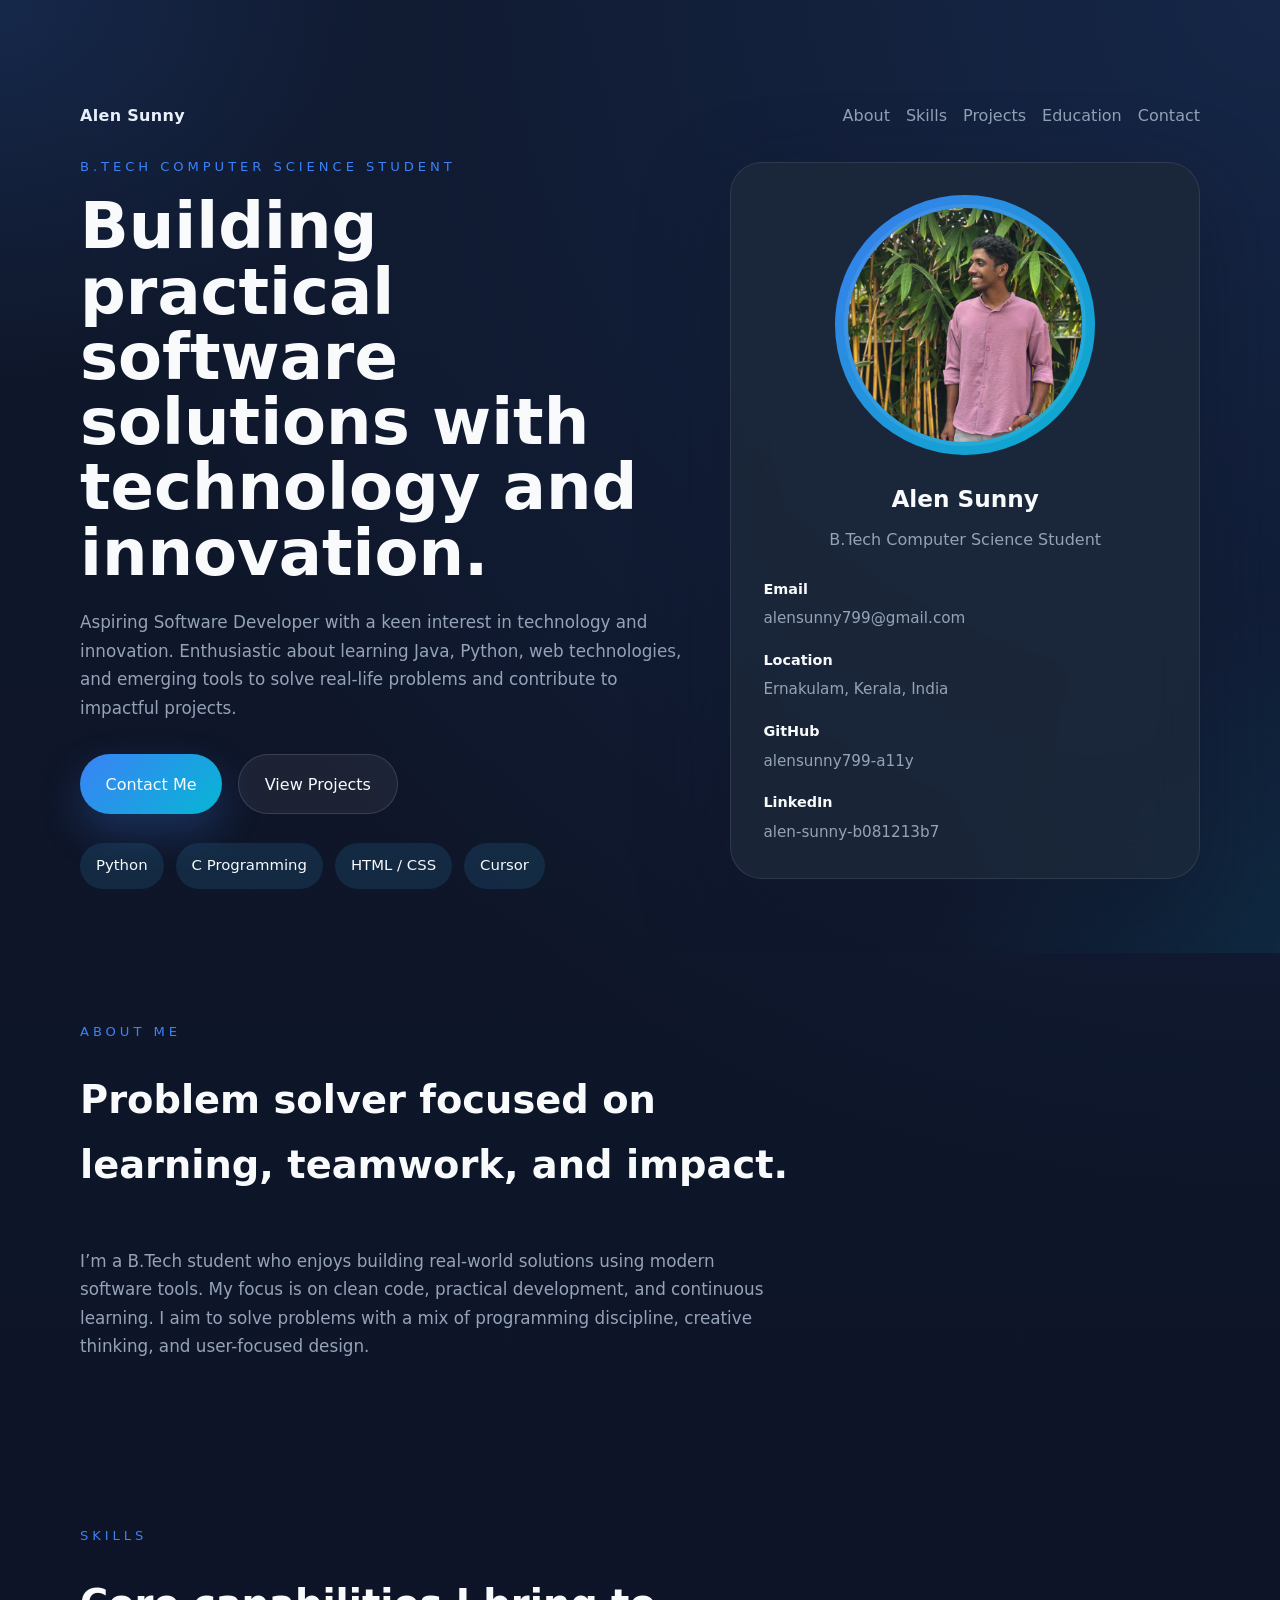
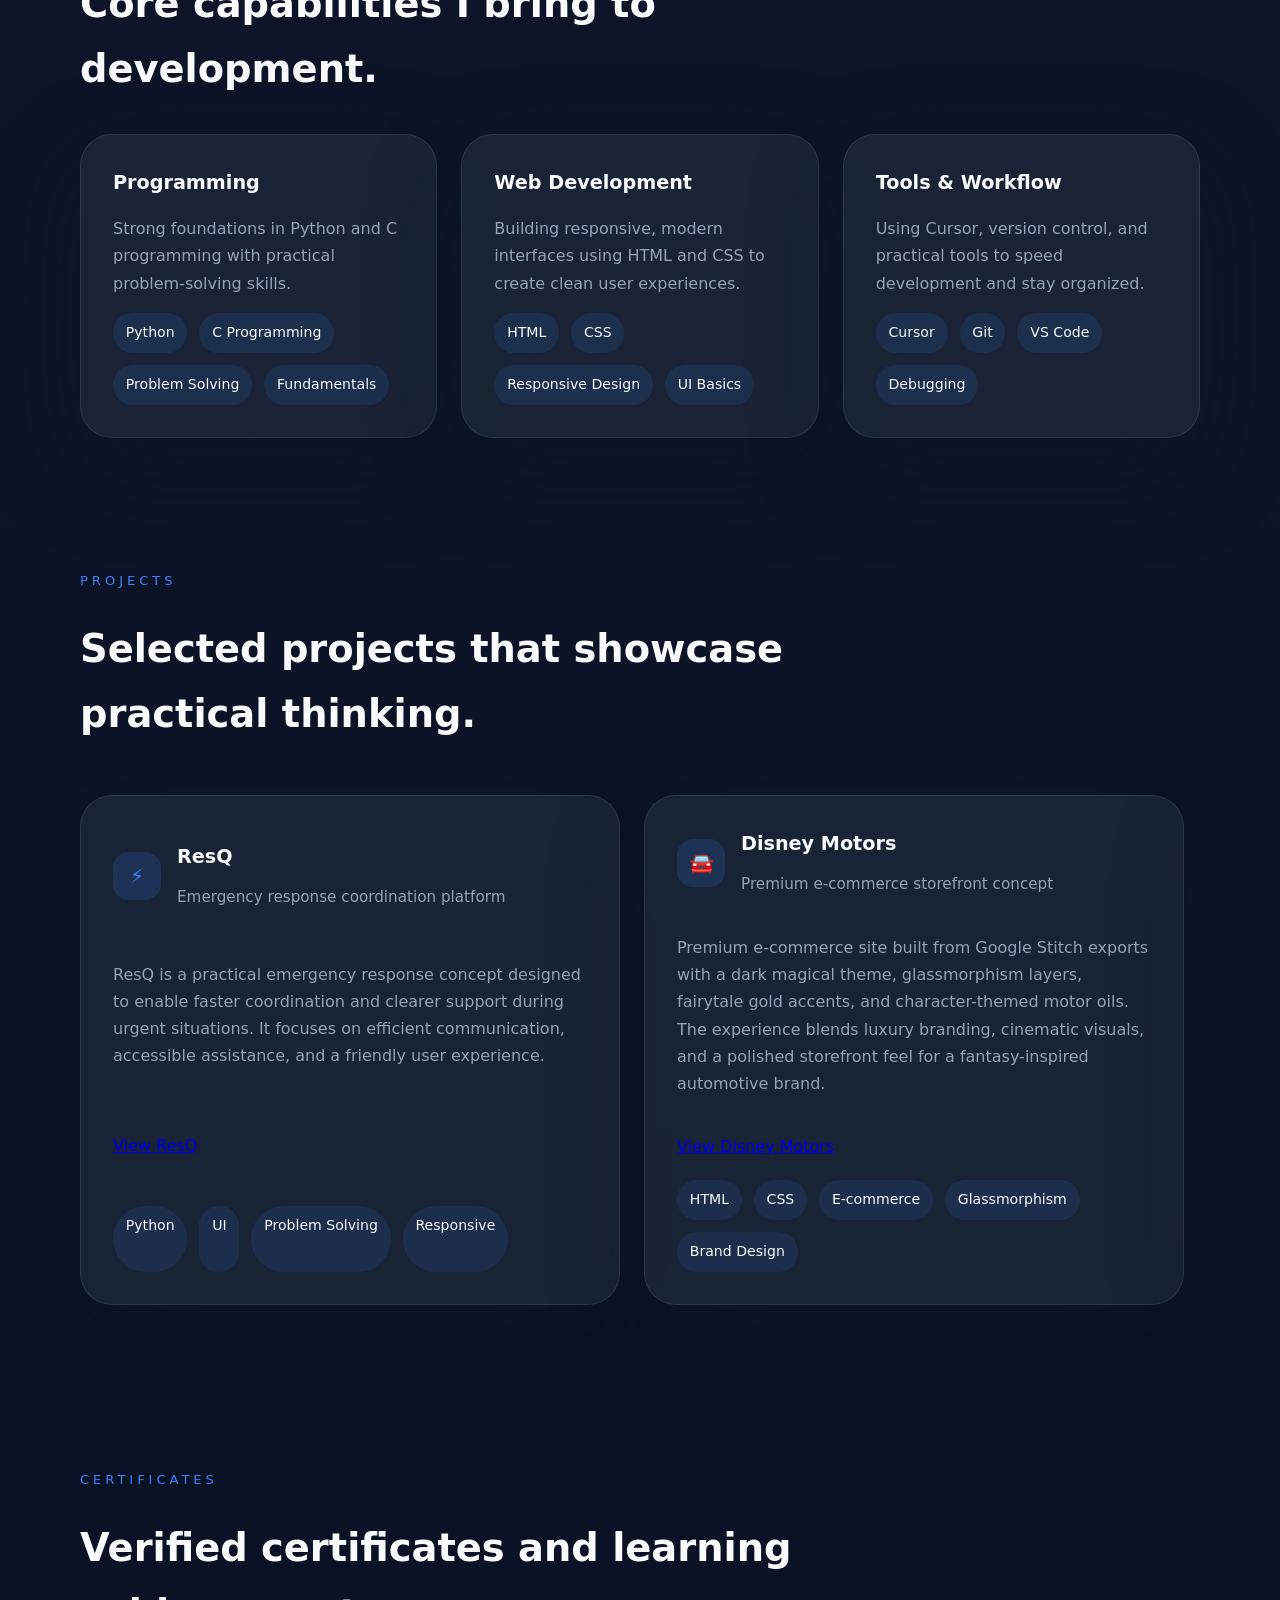
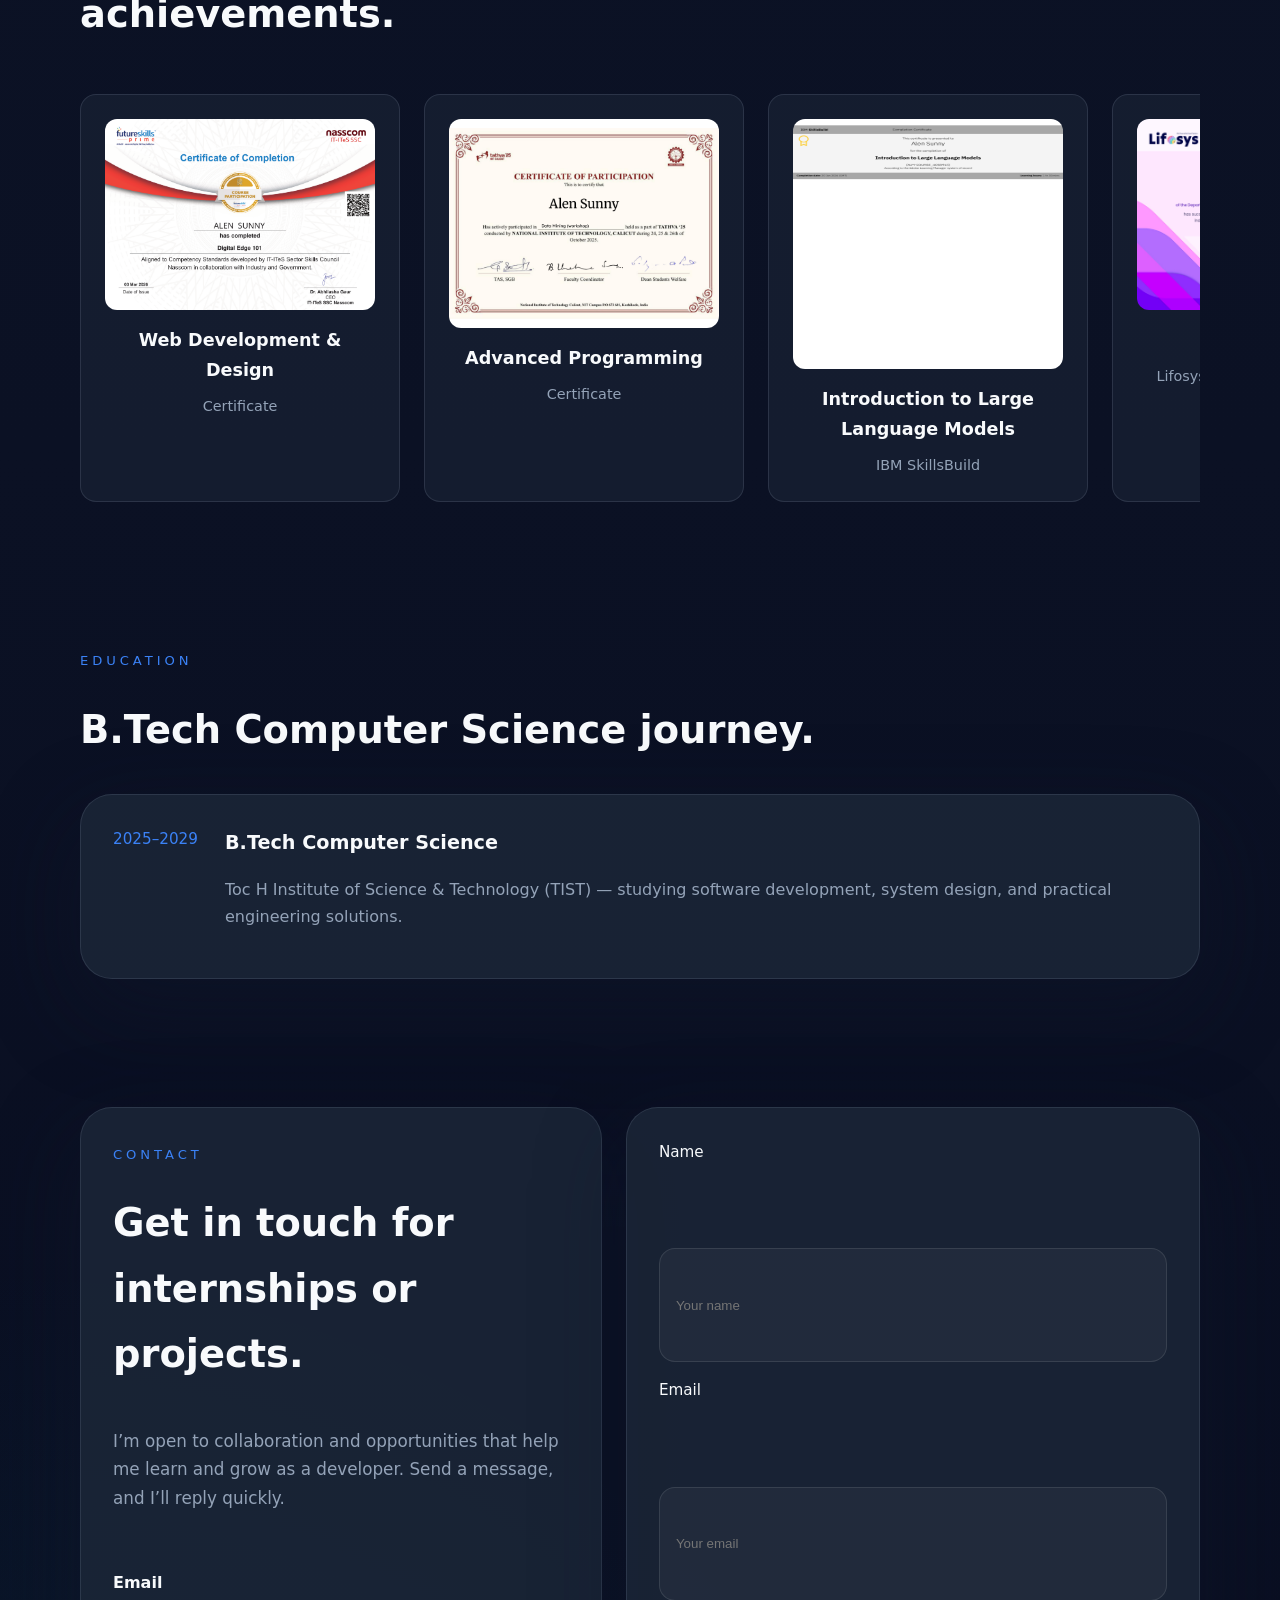
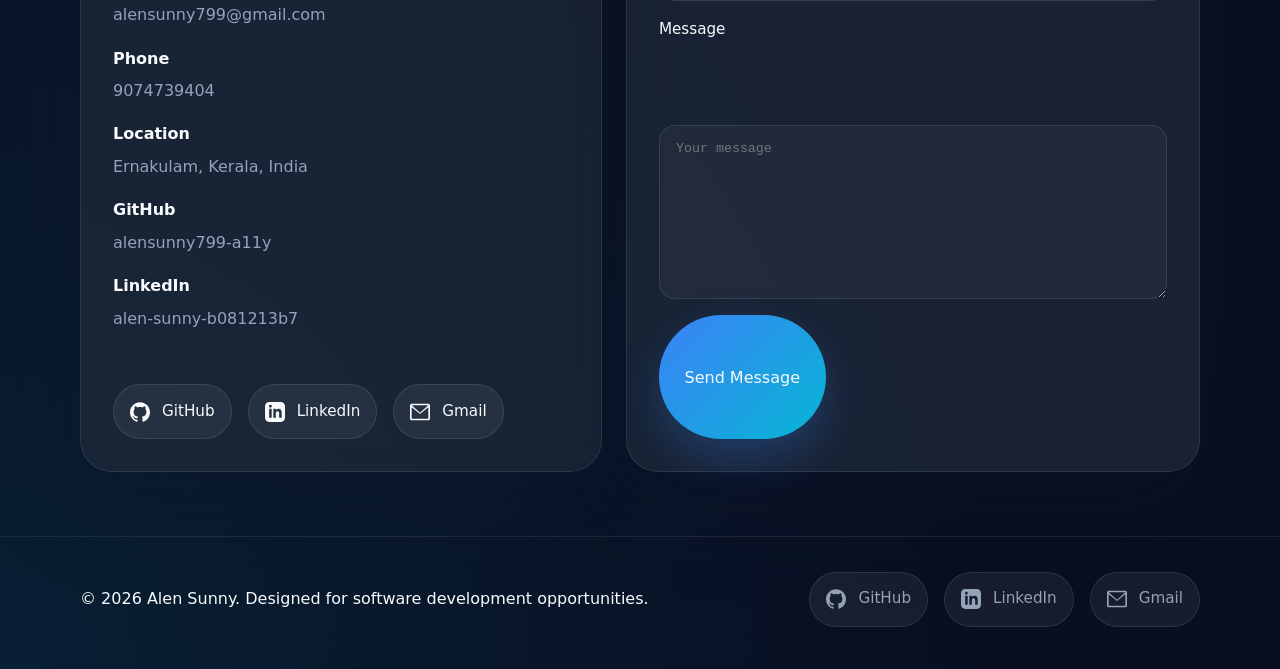
<file: index.html>
<!DOCTYPE html>
<html lang="en">
<head>
  <meta charset="UTF-8" />
  <meta name="viewport" content="width=device-width, initial-scale=1.0" />
  <meta name="description" content="Alen Sunny portfolio - B.Tech Computer Science student building real-world software solutions with Python, C, HTML/CSS, and AI tools." />
  <title>Alen Sunny | Professional Portfolio</title>
  <link rel="stylesheet" href="styles.css" />
</head>
<body>
  <header class="hero" id="top">
    <div class="container topbar">
      <a class="brand" href="#top">Alen Sunny</a>
      <nav class="nav-links" aria-label="Primary navigation">
        <a href="#about">About</a>
        <a href="#skills">Skills</a>
        <a href="#projects">Projects</a>
        <a href="#education">Education</a>
        <a href="#contact">Contact</a>
      </nav>
    </div>

    <div class="container hero-inner">
      <div class="hero-copy fade-up">
        <p class="eyebrow">B.Tech Computer Science Student</p>
        <h1>Building practical software solutions with technology and innovation.</h1>
        <p class="intro">
          Aspiring Software Developer with a keen interest in technology and innovation. Enthusiastic about learning Java, Python, web technologies, and emerging tools to solve real-life problems and contribute to impactful projects.
        </p>
        <div class="hero-actions">
          <a class="button primary" href="#contact">Contact Me</a>
          <a class="button secondary" href="#projects">View Projects</a>
        </div>
        <div class="highlights">
          <span>Python</span>
          <span>C Programming</span>
          <span>HTML / CSS</span>
          <span>Cursor</span>
        </div>
      </div>

      <aside class="profile-card glass-panel fade-up delay-1">
        <div class="profile-frame">
          <img src="profile.jpg" alt="Alen Sunny" />
        </div>
        <div class="profile-details">
          <p class="profile-name">Alen Sunny</p>
          <p class="profile-role">B.Tech Computer Science Student</p>
        </div>
        <div class="profile-meta">
          <div>
            <strong>Email</strong>
            <span>alensunny799@gmail.com</span>
          </div>
          <div>
            <strong>Location</strong>
            <span>Ernakulam, Kerala, India</span>
          </div>
          <div>
            <strong>GitHub</strong>
            <a href="https://github.com/alensunny799-a11y" target="_blank" rel="noreferrer">alensunny799-a11y</a>
          </div>
          <div>
            <strong>LinkedIn</strong>
            <a href="https://www.linkedin.com/in/alen-sunny-b081213b7" target="_blank" rel="noreferrer">alen-sunny-b081213b7</a>
          </div>
        </div>
      </aside>
    </div>
  </header>

  <main>
    <section id="about" class="section about-section fade-up delay-1">
      <div class="container section-inner">
        <div class="section-header">
          <p class="eyebrow">About Me</p>
          <h2>Problem solver focused on learning, teamwork, and impact.</h2>
        </div>
        <p class="section-copy">
          I’m a B.Tech student who enjoys building real-world solutions using modern software tools. My focus is on clean code, practical development, and continuous learning. I aim to solve problems with a mix of programming discipline, creative thinking, and user-focused design.
        </p>
      </div>
    </section>

    <section id="skills" class="section fade-up delay-2">
      <div class="container section-inner">
        <div class="section-header">
          <p class="eyebrow">Skills</p>
          <h2>Core capabilities I bring to development.</h2>
        </div>
        <div class="skill-grid">
          <article class="skill-card glass-panel">
            <h3>Programming</h3>
            <p>Strong foundations in Python and C programming with practical problem-solving skills.</p>
            <div class="skill-tags">
              <span>Python</span>
              <span>C Programming</span>
              <span>Problem Solving</span>
              <span>Fundamentals</span>
            </div>
          </article>
          <article class="skill-card glass-panel">
            <h3>Web Development</h3>
            <p>Building responsive, modern interfaces using HTML and CSS to create clean user experiences.</p>
            <div class="skill-tags">
              <span>HTML</span>
              <span>CSS</span>
              <span>Responsive Design</span>
              <span>UI Basics</span>
            </div>
          </article>
          <article class="skill-card glass-panel">
            <h3>Tools & Workflow</h3>
            <p>Using Cursor, version control, and practical tools to speed development and stay organized.</p>
            <div class="skill-tags">
              <span>Cursor</span>
              <span>Git</span>
              <span>VS Code</span>
              <span>Debugging</span>
            </div>
          </article>
        </div>
      </div>
    </section>

    <section id="projects" class="section projects-section fade-up delay-3">
      <div class="container section-inner">
        <div class="section-header">
          <p class="eyebrow">Projects</p>
          <h2>Selected projects that showcase practical thinking.</h2>
        </div>
        <div class="project-carousel">
          <article class="project-card glass-panel">
            <div class="project-header">
              <div class="project-icon">⚡</div>
              <div>
                <h3>ResQ</h3>
                <p class="project-meta">Emergency response coordination platform</p>
              </div>
            </div>
            <p>
              ResQ is a practical emergency response concept designed to enable faster coordination and clearer support during urgent situations. It focuses on efficient communication, accessible assistance, and a friendly user experience.
            </p>
            <a class="project-link" href="https://oyaskoo.github.io/ResQ/" target="_blank" rel="noreferrer">View ResQ</a>
            <div class="project-tags">
              <span>Python</span>
              <span>UI</span>
              <span>Problem Solving</span>
              <span>Responsive</span>
            </div>
          </article>

          <article class="project-card glass-panel">
            <div class="project-header">
              <div class="project-icon">🚘</div>
              <div>
                <h3>Disney Motors</h3>
                <p class="project-meta">Premium e-commerce storefront concept</p>
              </div>
            </div>
            <p>
              Premium e-commerce site built from Google Stitch exports with a dark magical theme, glassmorphism layers, fairytale gold accents, and character-themed motor oils. The experience blends luxury branding, cinematic visuals, and a polished storefront feel for a fantasy-inspired automotive brand.
            </p>
            <a class="project-link" href="https://alensunny799-a11y.github.io/Disney-Motor/" target="_blank" rel="noreferrer">View Disney Motors</a>
            <div class="project-tags">
              <span>HTML</span>
              <span>CSS</span>
              <span>E-commerce</span>
              <span>Glassmorphism</span>
              <span>Brand Design</span>
            </div>
          </article>

          <article class="project-card glass-panel">
            <div class="project-header">
              <div class="project-icon">☁️</div>
              <div>
                <h3>Weather Dashboard</h3>
                <p class="project-meta">Clean weather and forecast interface</p>
              </div>
            </div>
            <p>
              A weather dashboard that displays forecasts and conditions in a clear, easy-to-scan layout. This project highlights usability, fast information access, and polished interface design.
            </p>
            <a class="project-link" href="https://weather-dashboard-jgl5.onrender.com/" target="_blank" rel="noreferrer">View Weather Dashboard</a>
            <div class="project-tags">
              <span>HTML</span>
              <span>CSS</span>
              <span>UI</span>
              <span>Data Display</span>
            </div>
          </article>

          <article class="project-card glass-panel">
            <div class="project-header">
              <div class="project-icon">⚛</div>
              <div>
                <h3>Atom Explorer</h3>
                <p class="project-meta">Virtual Atomic Laboratory</p>
              </div>
            </div>
            <p>
              Atom Explorer is an interactive, browser-based 3D atomic structure explorer and simulator. It leverages Three.js to render real-time, interactive models of atoms, and MediaPipe Hands to enable touchless, physical gesture control (zoom, rotate, translate) via the user's webcam.
            </p>
            <a class="project-link" href="https://severus-13.github.io/atom-explorer/" target="_blank" rel="noreferrer">View Atom Explorer</a>
            <div class="project-tags">
              <span>Three.js</span>
              <span>MediaPipe</span>
              <span>HTML / CSS</span>
              <span>JavaScript</span>
              <span>WebGL</span>
            </div>
          </article>
        </div>
      </div>
    </section>

    <section id="certificates" class="section certificates-section fade-up delay-2">
      <div class="container section-inner">
        <div class="section-header">
          <p class="eyebrow">Certificates</p>
          <h2>Verified certificates and learning achievements.</h2>
        </div>
        <div class="certificate-carousel">
          <article class="cert-card">
            <img src="Certificate_page_1.png" alt="Web Development & Design" class="cert-image" onclick="window.open(this.src, '_blank')" style="cursor: pointer;" />
            <h3>Web Development & Design</h3>
            <p>Certificate</p>
          </article>
          <article class="cert-card">
            <img src="T-CERT-A1760B10_page_1.png" alt="Advanced Programming" class="cert-image" onclick="window.open(this.src, '_blank')" style="cursor: pointer;" />
            <h3>Advanced Programming</h3>
            <p>Certificate</p>
          </article>
          <article class="cert-card">
            <img src="IBM_LLM_Certificate_page_1.png" alt="Introduction to Large Language Models" class="cert-image" onclick="window.open(this.src, '_blank')" style="cursor: pointer;" />
            <h3>Introduction to Large Language Models</h3>
            <p>IBM SkillsBuild</p>
          </article>
          <article class="cert-card">
            <img src="1000086305.png" alt="AI Internship Certificate" class="cert-image" onclick="window.open(this.src, '_blank')" style="cursor: pointer;" />
            <h3>AI Internship</h3>
            <p>Lifosys Digital Systems &amp; AIILab</p>
          </article>
          <article class="cert-card">
            <img src="WhatsApp Image 2026-06-11 at 12.05.39 PM.jpeg" alt="Cyber Security Internship" class="cert-image" onclick="window.open(this.src, '_blank')" style="cursor: pointer;" />
            <h3>Cyber Security Internship</h3>
            <p>Retechnox Technologies LLP</p>
          </article>
          <article class="cert-card">
            <img src="MathWorks_MATLAB_Certificate_page_1.png" alt="MATLAB Onramp" class="cert-image" onclick="window.open(this.src, '_blank')" style="cursor: pointer;" />
            <h3>MATLAB Onramp</h3>
            <p>MathWorks</p>
          </article>
        </div>
      </div>
    </section>

    <section id="education" class="section education-section fade-up delay-2">
      <div class="container section-inner">
        <div class="section-header">
          <p class="eyebrow">Education</p>
          <h2>B.Tech Computer Science journey.</h2>
        </div>
        <div class="timeline-card glass-panel">
          <div class="timeline-item">
            <span class="timeline-year">2025–2029</span>
            <div>
              <h3>B.Tech Computer Science</h3>
              <p>Toc H Institute of Science & Technology (TIST) — studying software development, system design, and practical engineering solutions.</p>
            </div>
          </div>
        </div>
      </div>
    </section>

    <section id="contact" class="section contact-section fade-up delay-3">
      <div class="container section-inner contact-inner">
        <div class="contact-info-panel glass-panel">
          <div class="section-header">
            <p class="eyebrow">Contact</p>
            <h2>Get in touch for internships or projects.</h2>
          </div>
          <p class="section-copy">
            I’m open to collaboration and opportunities that help me learn and grow as a developer. Send a message, and I’ll reply quickly.
          </p>
          <div class="contact-details">
            <div>
              <strong>Email</strong>
              <span>alensunny799@gmail.com</span>
            </div>
            <div>
              <strong>Phone</strong>
              <span>9074739404</span>
            </div>
            <div>
              <strong>Location</strong>
              <span>Ernakulam, Kerala, India</span>
            </div>
            <div>
              <strong>GitHub</strong>
              <a href="https://github.com/alensunny799-a11y" target="_blank" rel="noreferrer">alensunny799-a11y</a>
            </div>
            <div>
              <strong>LinkedIn</strong>
              <a href="https://www.linkedin.com/in/alen-sunny-b081213b7" target="_blank" rel="noreferrer">alen-sunny-b081213b7</a>
            </div>
          </div>
          <div class="social-icon-row">
            <a class="icon-link" href="https://github.com/alensunny799-a11y" target="_blank" rel="noreferrer" aria-label="Visit my GitHub profile">
              <svg width="20" height="20" viewBox="0 0 24 24" fill="currentColor" aria-hidden="true">
                <path d="M12 0.297c-6.63 0-12 5.373-12 12 0 5.303 3.438 9.8 8.205 11.387.6.113.82-.258.82-.577 0-.285-.01-1.04-.015-2.04-3.338.724-4.042-1.61-4.042-1.61-.546-1.387-1.333-1.756-1.333-1.756-1.089-.744.084-.729.084-.729 1.205.084 1.84 1.236 1.84 1.236 1.07 1.834 2.809 1.304 3.495.997.108-.775.418-1.305.76-1.605-2.665-.304-5.466-1.332-5.466-5.932 0-1.31.468-2.381 1.235-3.221-.124-.303-.535-1.524.117-3.176 0 0 1.008-.322 3.3 1.23.958-.266 1.983-.399 3.003-.404 1.02.005 2.045.138 3.003.404 2.29-1.552 3.297-1.23 3.297-1.23.653 1.653.242 2.874.118 3.176.77.84 1.233 1.911 1.233 3.221 0 4.61-2.804 5.625-5.476 5.921.43.372.814 1.102.814 2.222 0 1.606-.014 2.898-.014 3.293 0 .32.218.694.825.576 4.765-1.589 8.2-6.084 8.2-11.386 0-6.627-5.373-12-12-12z" />
              </svg>
              <span>GitHub</span>
            </a>
            <a class="icon-link" href="https://www.linkedin.com/in/alen-sunny-b081213b7" target="_blank" rel="noreferrer" aria-label="Visit my LinkedIn profile">
              <svg width="20" height="20" viewBox="0 0 24 24" fill="currentColor" aria-hidden="true">
                <path d="M19 0h-14c-2.761 0-5 2.239-5 5v14c0 2.761 2.239 5 5 5h14c2.762 0 5-2.239 5-5v-14c0-2.761-2.238-5-5-5zm-11 19h-3v-11h3v11zm-1.5-12.268c-.966 0-1.75-.79-1.75-1.764s.784-1.764 1.75-1.764 1.75.79 1.75 1.764-.783 1.764-1.75 1.764zm13.5 12.268h-3v-5.604c0-3.368-4-3.113-4 0v5.604h-3v-11h3v1.765c1.396-2.586 7-2.777 7 2.476v6.759z" />
              </svg>
              <span>LinkedIn</span>
            </a>
            <a class="icon-link" href="mailto:alensunny799@gmail.com" aria-label="Send an email to Alen Sunny">
              <svg width="20" height="20" viewBox="0 0 24 24" fill="currentColor" aria-hidden="true">
                <path d="M0 4a2 2 0 0 1 2-2h20a2 2 0 0 1 2 2v16a2 2 0 0 1-2 2H2a2 2 0 0 1-2-2V4zm22 0H2v.01L12 13 22 4.01V4zM2 20h20V6.236l-10 8.195-10-8.195V20z" />
              </svg>
              <span>Gmail</span>
            </a>
          </div>
        </div>

        <form class="contact-form glass-panel" action="mailto:alensunny799@gmail.com" method="post" enctype="text/plain">
          <label for="name">Name</label>
          <input id="name" name="name" type="text" placeholder="Your name" required />
          <label for="email">Email</label>
          <input id="email" name="email" type="email" placeholder="Your email" required />
          <label for="message">Message</label>
          <textarea id="message" name="message" rows="5" placeholder="Your message"></textarea>
          <button class="button primary" type="submit">Send Message</button>
        </form>
      </div>
    </section>
  </main>

  <footer class="footer fade-up delay-1">
    <div class="container footer-inner">
      <p>© 2026 Alen Sunny. Designed for software development opportunities.</p>
      <div class="social-links">
        <a class="icon-link" href="https://github.com/alensunny799-a11y" target="_blank" rel="noreferrer" aria-label="Visit my GitHub profile">
          <svg width="20" height="20" viewBox="0 0 24 24" fill="currentColor" aria-hidden="true">
            <path d="M12 0.297c-6.63 0-12 5.373-12 12 0 5.303 3.438 9.8 8.205 11.387.6.113.82-.258.82-.577 0-.285-.01-1.04-.015-2.04-3.338.724-4.042-1.61-4.042-1.61-.546-1.387-1.333-1.756-1.333-1.756-1.089-.744.084-.729.084-.729 1.205.084 1.84 1.236 1.84 1.236 1.07 1.834 2.809 1.304 3.495.997.108-.775.418-1.305.76-1.605-2.665-.304-5.466-1.332-5.466-5.932 0-1.31.468-2.381 1.235-3.221-.124-.303-.535-1.524.117-3.176 0 0 1.008-.322 3.3 1.23.958-.266 1.983-.399 3.003-.404 1.02.005 2.045.138 3.003.404 2.29-1.552 3.297-1.23 3.297-1.23.653 1.653.242 2.874.118 3.176.77.84 1.233 1.911 1.233 3.221 0 4.61-2.804 5.625-5.476 5.921.43.372.814 1.102.814 2.222 0 1.606-.014 2.898-.014 3.293 0 .32.218.694.825.576 4.765-1.589 8.2-6.084 8.2-11.386 0-6.627-5.373-12-12-12z" />
          </svg>
          <span>GitHub</span>
        </a>
        <a class="icon-link" href="https://www.linkedin.com/in/alen-sunny-b081213b7" target="_blank" rel="noreferrer" aria-label="Visit my LinkedIn profile">
          <svg width="20" height="20" viewBox="0 0 24 24" fill="currentColor" aria-hidden="true">
            <path d="M19 0h-14c-2.761 0-5 2.239-5 5v14c0 2.761 2.239 5 5 5h14c2.762 0 5-2.239 5-5v-14c0-2.761-2.238-5-5-5zm-11 19h-3v-11h3v11zm-1.5-12.268c-.966 0-1.75-.79-1.75-1.764s.784-1.764 1.75-1.764 1.75.79 1.75 1.764-.783 1.764-1.75 1.764zm13.5 12.268h-3v-5.604c0-3.368-4-3.113-4 0v5.604h-3v-11h3v1.765c1.396-2.586 7-2.777 7 2.476v6.759z" />
          </svg>
          <span>LinkedIn</span>
        </a>
        <a class="icon-link" href="mailto:alensunny799@gmail.com" aria-label="Send an email to Alen Sunny">
          <svg width="20" height="20" viewBox="0 0 24 24" fill="currentColor" aria-hidden="true">
            <path d="M0 4a2 2 0 0 1 2-2h20a2 2 0 0 1 2 2v16a2 2 0 0 1-2 2H2a2 2 0 0 1-2-2V4zm22 0H2v.01L12 13 22 4.01V4zM2 20h20V6.236l-10 8.195-10-8.195V20z" />
          </svg>
          <span>Gmail</span>
        </a>
      </div>
    </div>
  </footer>
</body>
</html>
</file>
<file: styles.css>
:root {
  --bg: #0F172A;
  --surface: rgba(30, 41, 59, 0.88);
  --surface-strong: rgba(30, 41, 59, 0.96);
  --surface-soft: rgba(30, 41, 59, 0.72);
  --text: #F8FAFC;
  --muted: #94A3B8;
  --accent: #3B82F6;
  --accent-strong: #06B6D4;
  --accent-soft: rgba(59, 130, 246, 0.18);
  --border: rgba(148, 163, 184, 0.18);
  --shadow: 0 30px 90px rgba(15, 23, 42, 0.45);
}

* {
  box-sizing: border-box;
}

html {
  scroll-behavior: smooth;
}

body {
  margin: 0;
  min-height: 100vh;
  font-family: Inter, system-ui, -apple-system, BlinkMacSystemFont, 'Segoe UI', sans-serif;
  color: var(--text);
  background: radial-gradient(circle at top right, rgba(59, 130, 246, 0.14), transparent 22%),
    radial-gradient(circle at bottom left, rgba(6, 182, 212, 0.1), transparent 18%),
    linear-gradient(180deg, #0F172A 0%, #090E21 100%);
  line-height: 1.7;
}

img {
  max-width: 100%;
  display: block;
}

button,
a {
  font: inherit;
}

.container {
  width: min(1120px, calc(100% - 2rem));
  margin: 0 auto;
}

.topbar {
  display: flex;
  justify-content: space-between;
  align-items: center;
  padding: 1.4rem 0;
}

.brand {
  color: var(--text);
  font-weight: 700;
  letter-spacing: 0.02em;
  text-decoration: none;
}

.nav-links {
  display: flex;
  flex-wrap: wrap;
  gap: 1rem;
}

.nav-links a {
  color: var(--muted);
  text-decoration: none;
  transition: color 0.2s ease;
}

.nav-links a:hover,
.nav-links a:focus-visible {
  color: var(--accent);
}

.hero {
  padding: 5rem 0 4rem;
  position: relative;
  overflow: hidden;
}

.hero::before {
  content: '';
  position: absolute;
  inset: 0;
  background: radial-gradient(circle at top left, rgba(59, 130, 246, 0.16), transparent 24%),
    radial-gradient(circle at bottom right, rgba(6, 182, 212, 0.1), transparent 22%);
  pointer-events: none;
}

.hero-inner {
  display: grid;
  grid-template-columns: minmax(0, 1.3fr) minmax(280px, 1fr);
  gap: 2.5rem;
  align-items: center;
  position: relative;
  z-index: 1;
}

.hero-copy {
  max-width: 720px;
}

.eyebrow {
  margin: 0 0 1rem;
  display: inline-flex;
  align-items: center;
  color: var(--accent);
  letter-spacing: 0.3em;
  text-transform: uppercase;
  font-size: 0.82rem;
}

h1 {
  margin: 0 0 1.4rem;
  font-size: clamp(2.8rem, 5vw, 4.5rem);
  line-height: 1.02;
}

.intro,
.section-copy {
  color: var(--muted);
  max-width: 44rem;
  margin-bottom: 2rem;
  font-size: 1.05rem;
}

.hero-actions {
  display: flex;
  flex-wrap: wrap;
  gap: 1rem;
  margin-bottom: 1.8rem;
}

.highlights {
  display: flex;
  flex-wrap: wrap;
  gap: 0.75rem;
}

.highlights span {
  background: rgba(56, 189, 248, 0.12);
  color: var(--text);
  padding: 0.65rem 1rem;
  border-radius: 999px;
  font-size: 0.93rem;
}

.button {
  display: inline-flex;
  align-items: center;
  justify-content: center;
  gap: 0.5rem;
  padding: 0.95rem 1.6rem;
  border-radius: 999px;
  text-decoration: none;
  cursor: pointer;
  transition: transform 0.2s ease, background 0.2s ease, box-shadow 0.2s ease;
}

.button.primary {
  background: linear-gradient(135deg, #3B82F6, #06B6D4);
  color: #F8FAFC;
  box-shadow: 0 18px 40px rgba(59, 130, 246, 0.25);
}

.button.secondary {
  background: rgba(248, 250, 252, 0.06);
  color: var(--text);
  border: 1px solid rgba(148, 163, 184, 0.22);
}

.button:hover,
.button:focus-visible {
  transform: translateY(-1px);
}

.button.primary:hover {
  background: linear-gradient(135deg, #06B6D4, #3B82F6);
}

.section {
  padding: 4rem 0;
}

.section-inner {
  display: grid;
  gap: 2rem;
}

.section-header {
  max-width: 760px;
}

.section-header h2 {
  margin: 0.5rem 0 0;
  font-size: clamp(2rem, 3vw, 3rem);
}

.glass-panel {
  background: rgba(30, 41, 59, 0.76);
  border: 1px solid rgba(148, 163, 184, 0.16);
  border-radius: 2rem;
  box-shadow: var(--shadow);
  backdrop-filter: blur(22px);
}

.profile-card {
  padding: 2rem;
}

.profile-frame {
  width: min(260px, 100%);
  aspect-ratio: 1 / 1;
  margin: 0 auto 1.5rem;
  padding: 0.55rem;
  border-radius: 50%;
  background: linear-gradient(135deg, rgba(59, 130, 246, 0.95), rgba(6, 182, 212, 0.95));
}

.profile-frame img {
  width: 100%;
  height: 100%;
  object-fit: cover;
  border-radius: 50%;
  border: 4px solid rgba(255, 255, 255, 0.08);
}

.profile-details {
  text-align: center;
  margin-bottom: 1.5rem;
}

.profile-name {
  margin: 0 0 0.45rem;
  font-size: 1.45rem;
  font-weight: 700;
}

.profile-role {
  margin: 0;
  color: var(--muted);
}

.profile-meta {
  display: grid;
  gap: 1rem;
}

.profile-meta div {
  display: flex;
  flex-direction: column;
  gap: 0.3rem;
}

.profile-meta strong {
  font-size: 0.9rem;
  color: var(--text);
}

.profile-meta span,
.profile-meta a {
  color: var(--muted);
  font-size: 0.95rem;
  text-decoration: none;
}

.profile-meta a:hover,
.profile-meta a:focus-visible {
  color: var(--accent);
}

.skill-grid,
.journey-grid,
.contact-inner {
  display: grid;
  gap: 1.5rem;
}

.skill-grid {
  grid-template-columns: repeat(auto-fit, minmax(220px, 1fr));
}

.skill-card,
.project-card,
.timeline-card,
.journey-card,
.contact-info-panel,
.contact-form {
  padding: 2rem;
}

.skill-card h3,
.project-card h3,
.timeline-card h3,
.journey-card h3 {
  margin: 0 0 0.75rem;
  font-size: 1.2rem;
}

.skill-card p,
.project-card p,
.timeline-card p,
.journey-card p,
.section-copy,
.profile-role {
  color: var(--muted);
}

/* Replaced by project-carousel styles */

.project-card {
  display: grid;
  gap: 1.25rem;
}

.project-header {
  display: flex;
  align-items: center;
  gap: 1rem;
}

.project-icon {
  width: 3rem;
  height: 3rem;
  display: grid;
  place-items: center;
  border-radius: 1rem;
  background: rgba(59, 130, 246, 0.16);
  color: var(--accent);
  font-size: 1.25rem;
}

.project-meta {
  margin: 0.35rem 0 0;
  font-size: 0.95rem;
  color: var(--muted);
}

.project-tags,
.skill-tags {
  display: flex;
  flex-wrap: wrap;
  gap: 0.75rem;
}

.project-tags span,
.skill-tags span {
  background: rgba(59, 130, 246, 0.12);
  color: var(--text);
  padding: 0.5rem 0.8rem;
  border-radius: 999px;
  font-size: 0.88rem;
}

.timeline-card {
  display: grid;
}

.timeline-item {
  display: flex;
  gap: 1.5rem;
  align-items: flex-start;
}

.timeline-year {
  font-size: 0.95rem;
  color: var(--accent);
  min-width: 5.5rem;
}

.journey-grid {
  grid-template-columns: repeat(auto-fit, minmax(240px, 1fr));
}

.journey-card {
  min-height: 220px;
}

.contact-inner {
  grid-template-columns: minmax(280px, 1fr) minmax(320px, 1.1fr);
}

.contact-info-panel {
  display: grid;
  gap: 1.5rem;
}

.contact-details {
  display: grid;
  gap: 1rem;
}

.contact-details strong {
  display: block;
  color: var(--text);
  margin-bottom: 0.35rem;
}

.contact-details span,
.contact-details a {
  color: var(--muted);
  text-decoration: none;
}

.contact-details a:hover,
.contact-details a:focus-visible {
  color: var(--accent);
}

.contact-form {
  display: grid;
  gap: 1rem;
}

.contact-form label {
  color: var(--text);
  font-size: 0.95rem;
}

.contact-form input,
.contact-form textarea {
  width: 100%;
  border: 1px solid rgba(255, 255, 255, 0.1);
  border-radius: 1rem;
  background: rgba(255, 255, 255, 0.04);
  color: var(--text);
  padding: 0.95rem 1rem;
  outline: none;
  transition: border-color 0.2s ease, box-shadow 0.2s ease;
}

.contact-form input:focus,
.contact-form textarea:focus {
  border-color: rgba(6, 182, 212, 0.55);
  box-shadow: 0 0 0 4px rgba(6, 182, 212, 0.16);
}

.contact-form button {
  width: fit-content;
  border: none;
}

.footer {
  border-top: 1px solid rgba(255, 255, 255, 0.08);
  padding: 2rem 0 2.5rem;
}

.footer-inner {
  display: flex;
  justify-content: space-between;
  gap: 1rem;
  align-items: center;
}

.social-links {
  display: flex;
  gap: 1rem;
  flex-wrap: wrap;
}

.social-links a {
  color: var(--muted);
  text-decoration: none;
}

.social-links a:hover,
.social-links a:focus-visible {
  color: var(--accent);
}

.social-icon-row {
  display: flex;
  flex-wrap: wrap;
  gap: 1rem;
  margin-top: 1.75rem;
}

.icon-link {
  display: inline-flex;
  align-items: center;
  gap: 0.75rem;
  padding: 0.85rem 1rem;
  border-radius: 999px;
  background: rgba(255, 255, 255, 0.06);
  border: 1px solid rgba(255, 255, 255, 0.1);
  color: var(--text);
  text-decoration: none;
  transition: transform 0.2s ease, background 0.2s ease, border-color 0.2s ease, color 0.2s ease, box-shadow 0.2s ease;
}

.icon-link i {
  font-size: 1.1rem;
}

.icon-link span {
  font-size: 0.95rem;
}

.icon-link:hover,
.icon-link:focus-visible {
  transform: translateY(-2px) scale(1.02);
  background: rgba(6, 182, 212, 0.18);
  border-color: rgba(6, 182, 212, 0.5);
  color: var(--accent);
  box-shadow: 0 18px 32px rgba(6, 182, 212, 0.18);
}

.icon-link:focus-visible {
  outline: 2px solid rgba(56, 189, 248, 0.45);
  outline-offset: 2px;
}

.fade-up {
  opacity: 0;
  transform: translateY(18px);
  animation: fadeUp 0.9s ease forwards;
}

.delay-1 {
  animation-delay: 0.1s;
}

.delay-2 {
  animation-delay: 0.2s;
}

.delay-3 {
  animation-delay: 0.3s;
}

@keyframes fadeUp {
  to {
    opacity: 1;
    transform: translateY(0);
  }
}

/* Project Carousel Styles */
.project-carousel {
  display: flex;
  gap: 1.5rem;
  overflow-x: auto;
  padding: 1rem 0 2rem;
  scroll-behavior: smooth;
  -webkit-overflow-scrolling: touch;
}

.project-carousel::-webkit-scrollbar {
  height: 8px;
}

.project-carousel::-webkit-scrollbar-track {
  background: rgba(59, 130, 246, 0.1);
  border-radius: 10px;
}

.project-carousel::-webkit-scrollbar-thumb {
  background: linear-gradient(135deg, #3B82F6, #06B6D4);
  border-radius: 10px;
}

.project-carousel::-webkit-scrollbar-thumb:hover {
  background: linear-gradient(135deg, #06B6D4, #3B82F6);
}

.project-carousel .project-card {
  flex: 0 0 auto;
  width: 540px;
}

@media (max-width: 768px) {
  .project-carousel .project-card {
    width: 300px;
  }
}

@media (max-width: 1024px) {
  .hero-inner,
  .contact-inner,
  .skill-grid,
  .journey-grid {
    grid-template-columns: 1fr;
  }

  .footer-inner {
    flex-direction: column;
    align-items: flex-start;
  }
}

/* Certificate Carousel Styles */
.certificate-carousel {
  display: flex;
  gap: 1.5rem;
  overflow-x: auto;
  padding: 1rem 0;
  scroll-behavior: smooth;
  -webkit-overflow-scrolling: touch;
}

.certificate-carousel::-webkit-scrollbar {
  height: 8px;
}

.certificate-carousel::-webkit-scrollbar-track {
  background: rgba(59, 130, 246, 0.1);
  border-radius: 10px;
}

.certificate-carousel::-webkit-scrollbar-thumb {
  background: linear-gradient(135deg, #3B82F6, #06B6D4);
  border-radius: 10px;
}

.certificate-carousel::-webkit-scrollbar-thumb:hover {
  background: linear-gradient(135deg, #06B6D4, #3B82F6);
}

.cert-card {
  flex: 0 0 auto;
  width: 320px;
  background: rgba(30, 41, 59, 0.5);
  border: 1px solid rgba(148, 163, 184, 0.18);
  border-radius: 1rem;
  padding: 1.5rem;
  text-align: center;
  transition: transform 0.3s ease, border-color 0.3s ease, box-shadow 0.3s ease;
}

.cert-card:hover {
  transform: translateY(-8px);
  border-color: rgba(59, 130, 246, 0.5);
  box-shadow: 0 12px 32px rgba(59, 130, 246, 0.2);
}

.cert-card img {
  width: 100%;
  max-height: 250px;
  border-radius: 0.75rem;
  margin-bottom: 1rem;
  transition: transform 0.3s ease;
}

.cert-card img:hover {
  transform: scale(1.02);
}

.cert-card h3 {
  margin: 1rem 0 0.5rem;
  font-size: 1.1rem;
  color: var(--text);
}

.cert-card p {
  color: var(--muted);
  font-size: 0.9rem;
  margin: 0;
}

@media (max-width: 768px) {
  .cert-card {
    width: 280px;
    padding: 1rem;
  }

  .cert-card h3 {
    font-size: 0.95rem;
  }

  .cert-card img {
    max-height: 200px;
    margin-bottom: 0.75rem;
  }
}

@media (max-width: 720px) {
  .topbar {
    flex-direction: column;
    align-items: flex-start;
    gap: 1rem;
  }

  .hero {
    padding-top: 3rem;
  }

  .hero-copy {
    margin-bottom: 2rem;
  }

  .contact-form,
  .profile-card,
  .contact-info-panel {
    padding: 1.5rem;
  }

  .project-card,
  .skill-card,
  .journey-card,
  .timeline-card {
    padding: 1.5rem;
  }
}
</file>
